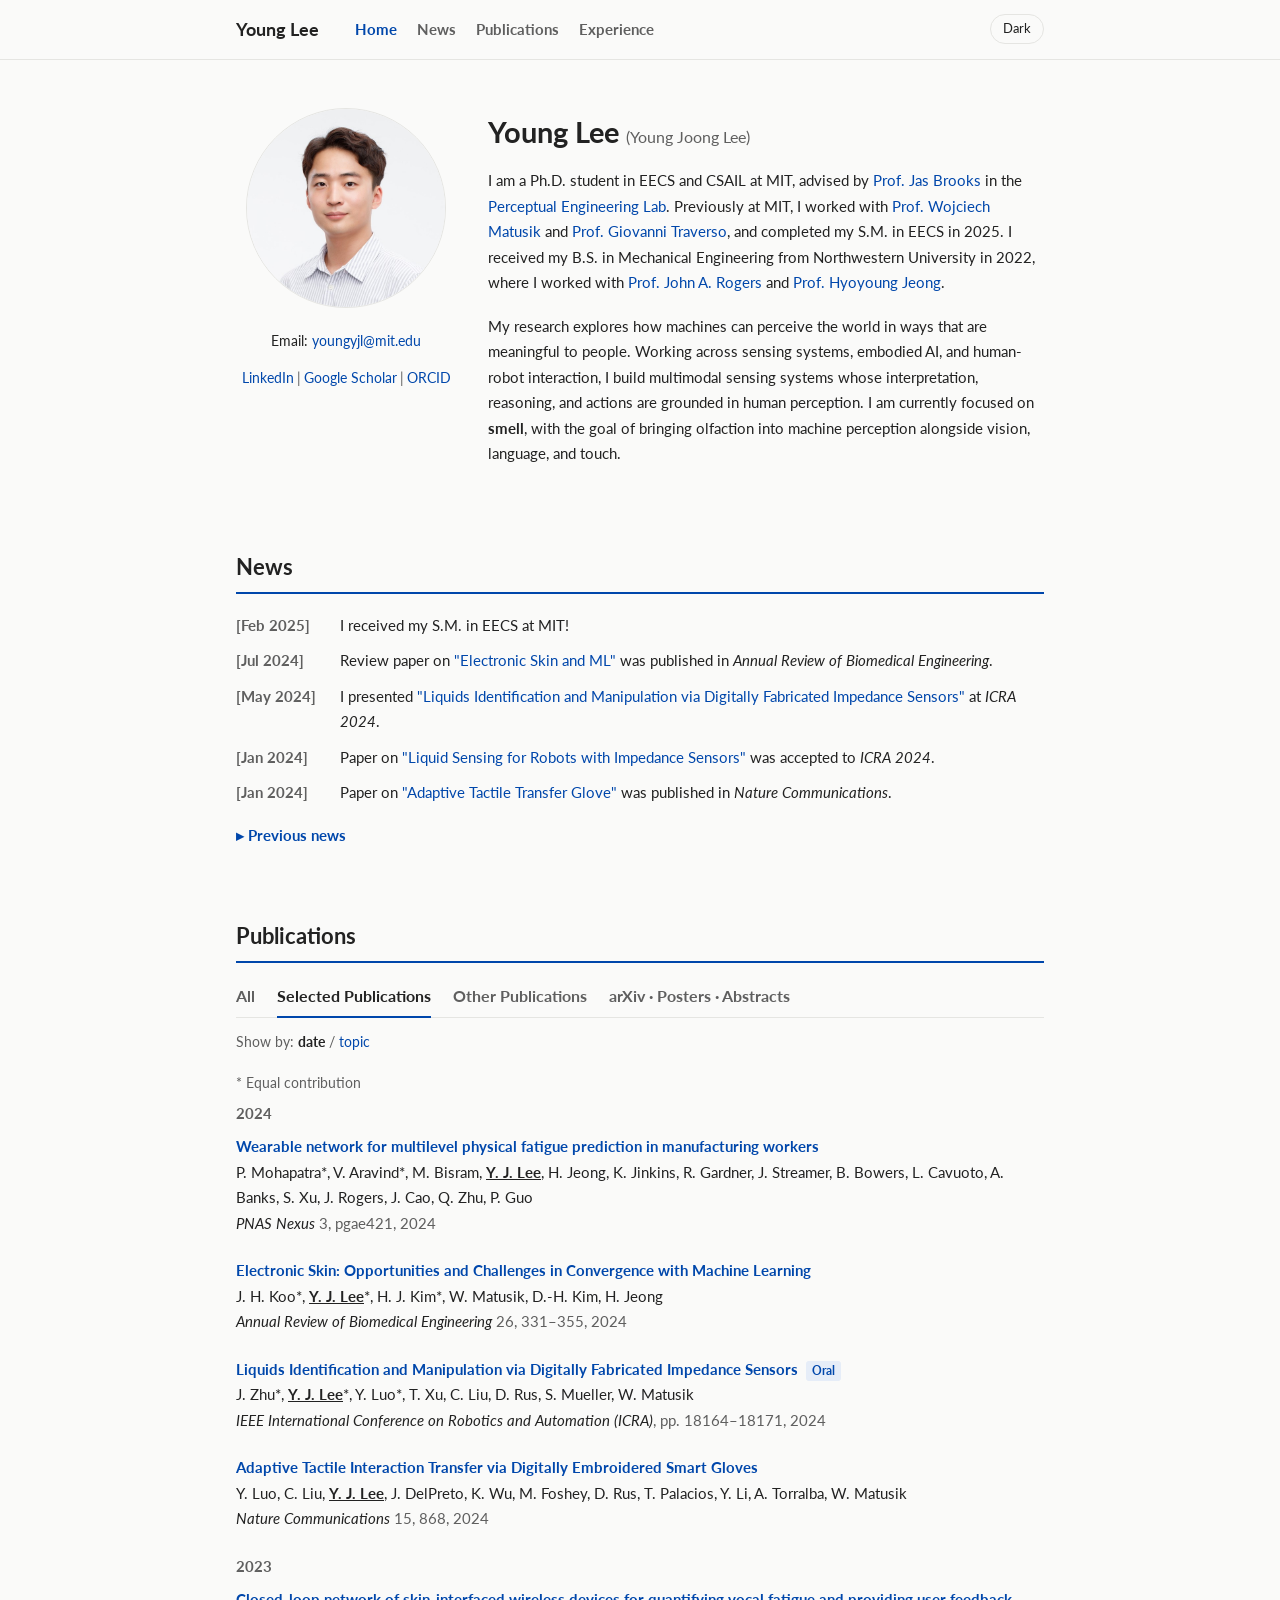
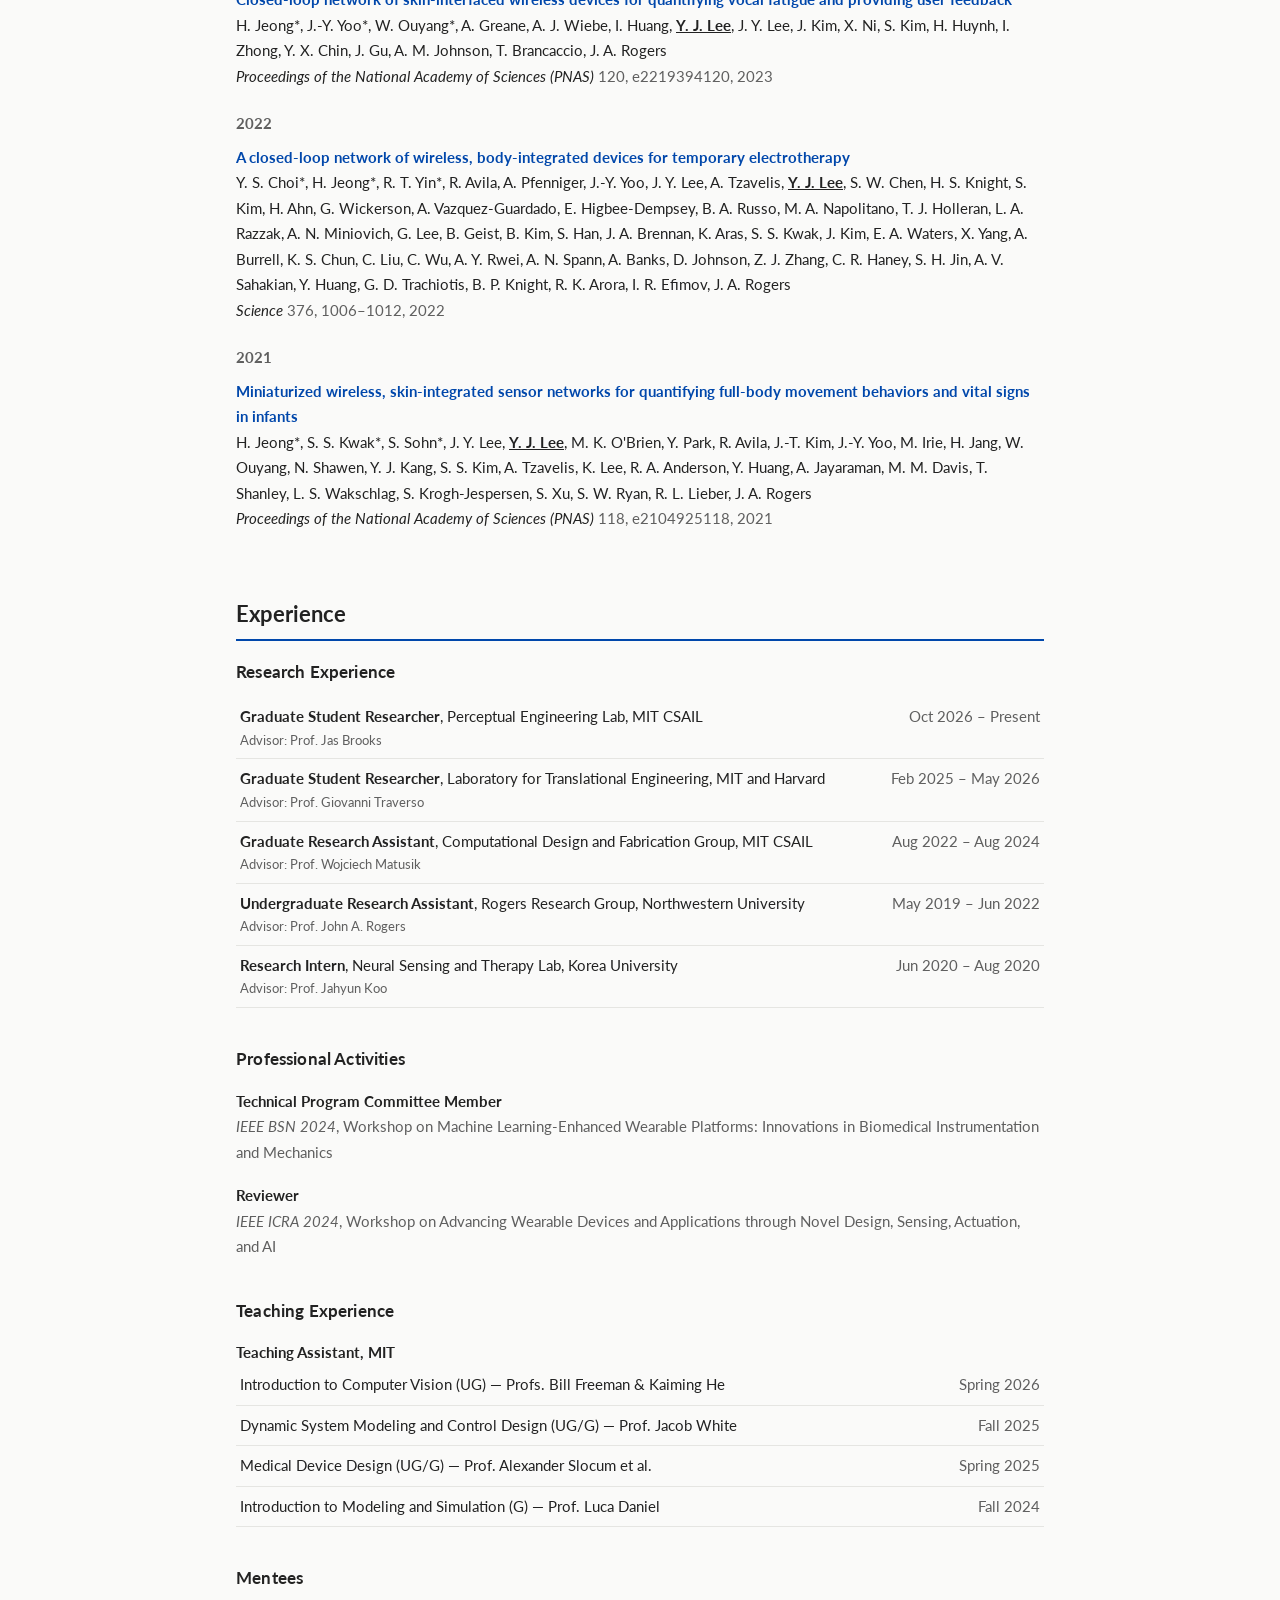
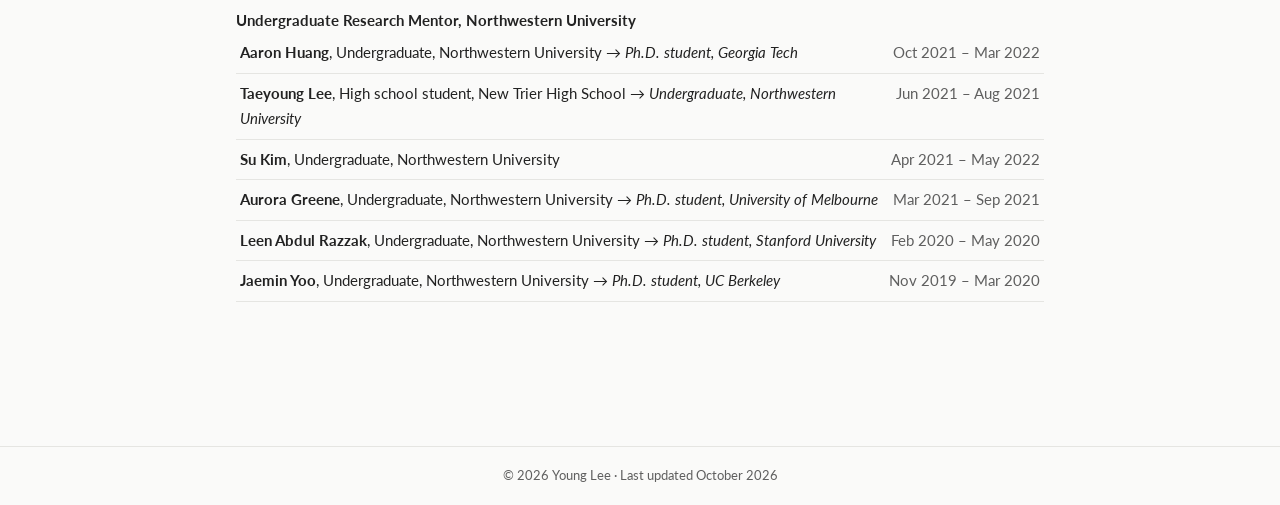
<file: index.html>
<!DOCTYPE html>
<html lang="en">
<head>
  <meta charset="utf-8">
  <meta name="viewport" content="width=device-width, initial-scale=1">
  <title>Young Lee</title>
  <meta name="description" content="Young Lee (Young Joong Lee) — Ph.D. student in EECS and CSAIL at MIT, Perceptual Engineering Lab.">
  <script>
    /* Apply the saved light/dark choice before the page paints */
    (function () { try { var t = localStorage.getItem("theme"); if (t) document.documentElement.setAttribute("data-theme", t); } catch (e) {} })();
  </script>
  <link rel="preconnect" href="https://fonts.googleapis.com">
  <link href="https://fonts.googleapis.com/css2?family=Lato:wght@400;700&display=swap" rel="stylesheet">
  <link rel="stylesheet" href="style.css">
</head>
<body>

<nav class="nav">
  <div class="nav-inner">
    <div class="nav-left">
      <a class="brand" href="index.html">Young Lee</a>
      <ul>
        <li><a class="active" href="index.html">Home</a></li>
        <li><a href="index.html#news">News</a></li>
        <li><a href="index.html#pub">Publications</a></li>
        <li><a href="experience.html">Experience</a></li>
      </ul>
    </div>
    <button class="theme-toggle" id="theme-toggle" type="button" aria-label="Toggle light and dark mode">Dark</button>
  </div>
</nav>

<main>

  <!-- ================= INTRO ================= -->
  <section id="about" class="intro">
    <div class="profile">
      <!-- Put your photo at images/headshot.jpg -->
      <img src="images/headshot.jpg" alt="Young Lee headshot">
      <p class="email">Email: <a href="mailto:youngyjl@mit.edu">youngyjl@mit.edu</a></p>
      <p class="links">
        <a href="https://www.linkedin.com/in/youngyjl" target="_blank" rel="noopener">LinkedIn</a><span>|</span><a href="https://scholar.google.com/citations?user=k8sj7VAAAAAJ&amp;hl=en" target="_blank" rel="noopener">Google Scholar</a><span>|</span><a href="https://orcid.org/0000-0002-2096-2261" target="_blank" rel="noopener">ORCID</a>
      </p>
    </div>

    <div class="bio">
      <h1>Young Lee <span class="alt-name">(Young Joong Lee)</span></h1>
      <!-- <p class="subtitle">Ph.D. Student, MIT EECS &amp; CSAIL</p> -->

      <p>
        I am a Ph.D. student in EECS and CSAIL at MIT, advised by
        <a href="https://jasbrooks.com/" target="_blank" rel="noopener">Prof. Jas Brooks</a> in the
        <a href="https://mit-pel.com" target="_blank" rel="noopener">Perceptual Engineering Lab</a>.
        Previously at MIT, I worked with
        <a href="https://cdfg.csail.mit.edu/" target="_blank" rel="noopener">Prof. Wojciech Matusik</a> and
        <a href="https://www.l4te.org/" target="_blank" rel="noopener">Prof. Giovanni Traverso</a>,
        and completed my S.M. in EECS in 2025. I received my B.S. in Mechanical Engineering from Northwestern
        University in 2022, where I worked with
        <a href="https://rogersgroup.northwestern.edu/" target="_blank" rel="noopener">Prof. John A. Rogers</a> and
        <a href="https://jeonggroup.ucdavis.edu/" target="_blank" rel="noopener">Prof. Hyoyoung Jeong</a>.
      </p>

      <p>
        My research explores how machines can perceive the world in ways that are meaningful to people.
        Working across sensing systems, embodied AI, and human-robot interaction, I build multimodal sensing
        systems whose interpretation, reasoning, and actions are grounded in human perception. I am currently
        focused on <strong>smell</strong>, with the goal of bringing olfaction into machine perception
        alongside vision, language, and touch.
      </p>
    </div>
  </section>

  <!-- ================= NEWS ================= -->
  <section id="news">
    <h2>News</h2>
    <ul class="news-list">
      <li><span class="date">[Feb 2025]</span><span>I received my S.M. in EECS at MIT!</span></li>
      <li><span class="date">[Jul 2024]</span><span>Review paper on
        <a href="https://doi.org/10.1146/annurev-bioeng-103122-032652" target="_blank" rel="noopener">"Electronic Skin and ML"</a>
        was published in <em>Annual Review of Biomedical Engineering</em>.</span></li>
      <li><span class="date">[May 2024]</span><span>I presented
        <a href="https://doi.org/10.1109/ICRA57147.2024.10610518" target="_blank" rel="noopener">"Liquids Identification and Manipulation via Digitally Fabricated Impedance Sensors"</a>
        at <em>ICRA 2024</em>.</span></li>
      <li><span class="date">[Jan 2024]</span><span>Paper on
        <a href="https://doi.org/10.1109/ICRA57147.2024.10610518" target="_blank" rel="noopener">"Liquid Sensing for Robots with Impedance Sensors"</a>
        was accepted to <em>ICRA 2024</em>.</span></li>
      <li><span class="date">[Jan 2024]</span><span>Paper on
          <a href="https://doi.org/10.1038/s41467-024-45059-8" target="_blank" rel="noopener">"Adaptive Tactile Transfer Glove"</a>
          was published in <em>Nature Communications</em>.</span></li>
    </ul>

    <details class="more-news">
      <summary>Previous news</summary>
      <ul class="news-list">
        <li><span class="date">[Feb 2023]</span><span>My previous work on
          <a href="https://doi.org/10.1073/pnas.2219394120" target="_blank" rel="noopener">"Mechanoacoustic Sensing for Vocal Fatigue Monitoring"</a>
          from Northwestern was featured on
          <a href="https://x.com/MIT_CSAIL/status/1628443216273092608?s=20" target="_blank" rel="noopener">MIT CSAIL's X</a>.</span></li>
        <li><span class="date">[Sep 2022]</span><span>I started my Ph.D. in EECS at MIT!</span></li>
      </ul>
    </details>
  </section>

  <!-- ================= PUBLICATIONS ================= -->
  <section id="pub">
    <h2>Publications</h2>

    <div class="pub-tabs" role="tablist">
      <button type="button" data-group="all">All</button>
      <button type="button" data-group="selected">Selected Publications</button>
      <button type="button" data-group="other">Other Publications</button>
      <button type="button" data-group="arxiv">arXiv · Posters · Abstracts</button>
    </div>
    <p class="pub-sort">Show by:
      <button type="button" data-sort="date">date</button> /
      <button type="button" data-sort="topic">topic</button>
    </p>
    <p class="note pub-note">* Equal contribution</p>

    <div id="pub-view"></div>

    <!-- All publications live here.
         data-group: selected | other | arxiv
         data-topic: robotics | wearable | materials
         data-year: publication year (keep entries newest first) -->
    <ol class="pubs" id="pub-data">
      <li data-group="arxiv" data-year="2025" data-topic="robotics">
        <!-- <div class="pub-thumb"><img src="images/pubs/flex-glove.png" alt="" loading="lazy" onerror="this.remove()"></div> -->
        <div class="pub-body">
        <a class="pub-title" href="https://arxiv.org/abs/2503.06349" target="_blank" rel="noopener">Fits like a Flex-Glove: Automatic Design of Personalized FPCB-Based Tactile Sensing Gloves</a>
        <span class="pub-authors">D. Murphy, Y. Li, C. Owens, L. Stanton, <span class="me">Y. J. Lee</span>, P. P. Liang, Y. Luo, A. Torralba, W. Matusik</span>
        <span class="pub-venue"><em>arXiv preprint</em> arXiv:2503.06349, 2025</span>
        </div>
      </li>
      <li data-group="selected" data-year="2024" data-topic="wearable">
        <!-- <div class="pub-thumb"><img src="images/pubs/fatigue-network.png" alt="" loading="lazy" onerror="this.remove()"></div> -->
        <div class="pub-body">
        <a class="pub-title" href="https://doi.org/10.1093/pnasnexus/pgae421" target="_blank" rel="noopener">Wearable network for multilevel physical fatigue prediction in manufacturing workers</a>
        <span class="pub-authors">P. Mohapatra*, V. Aravind*, M. Bisram, <span class="me">Y. J. Lee</span>, H. Jeong, K. Jinkins, R. Gardner, J. Streamer, B. Bowers, L. Cavuoto, A. Banks, S. Xu, J. Rogers, J. Cao, Q. Zhu, P. Guo</span>
        <span class="pub-venue"><em>PNAS Nexus</em> 3, pgae421, 2024</span>
        </div>
      </li>
      <li data-group="selected" data-year="2024" data-topic="robotics">
        <!-- <div class="pub-thumb"><img src="images/pubs/eskin-ml-review.png" alt="" loading="lazy" onerror="this.remove()"></div> -->
        <div class="pub-body">
        <a class="pub-title" href="https://doi.org/10.1146/annurev-bioeng-103122-032652" target="_blank" rel="noopener">Electronic Skin: Opportunities and Challenges in Convergence with Machine Learning</a>
        <span class="pub-authors">J. H. Koo*, <span class="me">Y. J. Lee</span>*, H. J. Kim*, W. Matusik, D.-H. Kim, H. Jeong</span>
        <span class="pub-venue"><em>Annual Review of Biomedical Engineering</em> 26, 331–355, 2024</span>
        </div>
      </li>
      <li data-group="other" data-year="2024" data-topic="robotics">
        <!-- <div class="pub-thumb"><img src="images/pubs/thermo-haptic-vr.png" alt="" loading="lazy" onerror="this.remove()"></div> -->
        <div class="pub-body">
        <a class="pub-title" href="https://doi.org/10.1073/pnas.2404007121" target="_blank" rel="noopener">A wirelessly programmable, skin-integrated thermo-haptic stimulator system for virtual reality</a>
        <span class="pub-authors">J.-H. Kim*, A. Vasquez-Guardado*, H. Luan*, J.-T. Kim*, D. S. Yang, H. Zhang, J.-K. Chang, S. Yoo, C. Park, Y. Wei, Z. Christiansen, S. Kim, R. Avila, J. U. Kim, <span class="me">Y. J. Lee</span>, H.-S. Shin, M. Zhou, S. W. Jeon, J. M. Baek, Y. Lee, S. Y. Kim, J. Lim, M. Park, H. Jeong, S. M. Won, R. Chen, Y. Huang, Y. H. Jung, J.-Y. Yoo, J. A. Rogers</span>
        <span class="pub-venue"><em>Proceedings of the National Academy of Sciences (PNAS)</em> 121, e2404007121, 2024</span>
        </div>
      </li>
      <li data-group="selected" data-year="2024" data-topic="robotics">
        <!-- <div class="pub-thumb"><img src="images/pubs/liquids-impedance.png" alt="" loading="lazy" onerror="this.remove()"></div> -->
        <div class="pub-body">
        <a class="pub-title" href="https://doi.org/10.1109/ICRA57147.2024.10610518" target="_blank" rel="noopener">Liquids Identification and Manipulation via Digitally Fabricated Impedance Sensors</a>
        <span class="tag">Oral</span>
        <span class="pub-authors">J. Zhu*, <span class="me">Y. J. Lee</span>*, Y. Luo*, T. Xu, C. Liu, D. Rus, S. Mueller, W. Matusik</span>
        <span class="pub-venue"><em>IEEE International Conference on Robotics and Automation (ICRA)</em>, pp. 18164–18171, 2024</span>
        </div>
      </li>
      <li data-group="selected" data-year="2024" data-topic="robotics">
        <!-- <div class="pub-thumb"><img src="images/pubs/tactile-glove.png" alt="" loading="lazy" onerror="this.remove()"></div> -->
        <div class="pub-body">
        <a class="pub-title" href="https://doi.org/10.1038/s41467-024-45059-8" target="_blank" rel="noopener">Adaptive Tactile Interaction Transfer via Digitally Embroidered Smart Gloves</a>
        <span class="pub-authors">Y. Luo, C. Liu, <span class="me">Y. J. Lee</span>, J. DelPreto, K. Wu, M. Foshey, D. Rus, T. Palacios, Y. Li, A. Torralba, W. Matusik</span>
        <span class="pub-venue"><em>Nature Communications</em> 15, 868, 2024</span>
        </div>
      </li>
      <li data-group="selected" data-year="2023" data-topic="wearable">
        <!-- <div class="pub-thumb"><img src="images/pubs/vocal-fatigue.png" alt="" loading="lazy" onerror="this.remove()"></div> -->
        <div class="pub-body">
        <a class="pub-title" href="https://doi.org/10.1073/pnas.2219394120" target="_blank" rel="noopener">Closed-loop network of skin-interfaced wireless devices for quantifying vocal fatigue and providing user feedback</a>
        <span class="pub-authors">H. Jeong*, J.-Y. Yoo*, W. Ouyang*, A. Greane, A. J. Wiebe, I. Huang, <span class="me">Y. J. Lee</span>, J. Y. Lee, J. Kim, X. Ni, S. Kim, H. Huynh, I. Zhong, Y. X. Chin, J. Gu, A. M. Johnson, T. Brancaccio, J. A. Rogers</span>
        <span class="pub-venue"><em>Proceedings of the National Academy of Sciences (PNAS)</em> 120, e2219394120, 2023</span>
        </div>
      </li>
      <li data-group="other" data-year="2023" data-topic="materials">
        <!-- <div class="pub-thumb"><img src="images/pubs/thermal-safety.png" alt="" loading="lazy" onerror="this.remove()"></div> -->
        <div class="pub-body">
        <a class="pub-title" href="https://doi.org/10.1038/s41467-023-36690-y" target="_blank" rel="noopener">Responsive materials and mechanisms as thermal safety systems for skin-interfaced electronic devices</a>
        <span class="pub-authors">S. Yoo*, T. Yang, M. Park, H. Jeong, <span class="me">Y. J. Lee</span>, D. Cho, J. Kim, S. S. Kwak, J. Shin, Y. Park, Y. Wang, N. Miljkovic, W. P. King, J. A. Rogers</span>
        <span class="pub-venue"><em>Nature Communications</em> 14, 1024, 2023</span>
        </div>
      </li>
      <li data-group="selected" data-year="2022" data-topic="wearable">
        <!-- <div class="pub-thumb"><img src="images/pubs/electrotherapy.png" alt="" loading="lazy" onerror="this.remove()"></div> -->
        <div class="pub-body">
        <a class="pub-title" href="https://doi.org/10.1126/science.abm1703" target="_blank" rel="noopener">A closed-loop network of wireless, body-integrated devices for temporary electrotherapy</a>
        <span class="pub-authors">Y. S. Choi*, H. Jeong*, R. T. Yin*, R. Avila, A. Pfenniger, J.-Y. Yoo, J. Y. Lee, A. Tzavelis, <span class="me">Y. J. Lee</span>, S. W. Chen, H. S. Knight, S. Kim, H. Ahn, G. Wickerson, A. Vazquez-Guardado, E. Higbee-Dempsey, B. A. Russo, M. A. Napolitano, T. J. Holleran, L. A. Razzak, A. N. Miniovich, G. Lee, B. Geist, B. Kim, S. Han, J. A. Brennan, K. Aras, S. S. Kwak, J. Kim, E. A. Waters, X. Yang, A. Burrell, K. S. Chun, C. Liu, C. Wu, A. Y. Rwei, A. N. Spann, A. Banks, D. Johnson, Z. J. Zhang, C. R. Haney, S. H. Jin, A. V. Sahakian, Y. Huang, G. D. Trachiotis, B. P. Knight, R. K. Arora, I. R. Efimov, J. A. Rogers</span>
        <span class="pub-venue"><em>Science</em> 376, 1006–1012, 2022</span>
        </div>
      </li>
      <li data-group="other" data-year="2022" data-topic="materials">
        <!-- <div class="pub-thumb"><img src="images/pubs/switchable-adhesive.png" alt="" loading="lazy" onerror="this.remove()"></div> -->
        <div class="pub-body">
        <a class="pub-title" href="https://doi.org/10.1126/sciadv.abo0537" target="_blank" rel="noopener">Thermally Switchable, Crystallizable Oil and Silicone Composite Adhesives for Wearable Devices</a>
        <span class="pub-authors">K. R. Jinkins*, S. Li*, H. Arafa, H. Jeong, <span class="me">Y. J. Lee</span>, C. Wu, E. Campisi, X. Ni, D. Cho, Y. Huang, J. A. Rogers</span>
        <span class="pub-venue"><em>Science Advances</em> 8, eabo0537, 2022</span>
        </div>
      </li>
      <li data-group="arxiv" data-year="2021" data-topic="wearable">
        <!-- <div class="pub-thumb"><img src="images/pubs/fullbody-kinematics.png" alt="" loading="lazy" onerror="this.remove()"></div> -->
        <div class="pub-body">
        <span class="pub-title">Soft, Miniaturized, and Self-adhesive Interface in Wearable Sensor Network for Systematic and Quantified Assessment of Full-Body Kinematics</span>
        <span class="tag">Oral</span>
        <span class="pub-authors"><span class="me">Y. J. Lee</span>, H. Jeong, J.-Y. Yoo, J. A. Rogers</span>
        <span class="pub-venue"><em>MRS Fall Meeting &amp; Exhibit</em> (Abstract), Virtual, 2021</span>
        </div>
      </li>
      <li data-group="selected" data-year="2021" data-topic="wearable">
        <!-- <div class="pub-thumb"><img src="images/pubs/infant-sensors.png" alt="" loading="lazy" onerror="this.remove()"></div> -->
        <div class="pub-body">
        <a class="pub-title" href="https://doi.org/10.1073/pnas.2104925118" target="_blank" rel="noopener">Miniaturized wireless, skin-integrated sensor networks for quantifying full-body movement behaviors and vital signs in infants</a>
        <span class="pub-authors">H. Jeong*, S. S. Kwak*, S. Sohn*, J. Y. Lee, <span class="me">Y. J. Lee</span>, M. K. O'Brien, Y. Park, R. Avila, J.-T. Kim, J.-Y. Yoo, M. Irie, H. Jang, W. Ouyang, N. Shawen, Y. J. Kang, S. S. Kim, A. Tzavelis, K. Lee, R. A. Anderson, Y. Huang, A. Jayaraman, M. M. Davis, T. Shanley, L. S. Wakschlag, S. Krogh-Jespersen, S. Xu, S. W. Ryan, R. L. Lieber, J. A. Rogers</span>
        <span class="pub-venue"><em>Proceedings of the National Academy of Sciences (PNAS)</em> 118, e2104925118, 2021</span>
        </div>
      </li>
      <li data-group="other" data-year="2021" data-topic="wearable">
        <!-- <div class="pub-thumb"><img src="images/pubs/cardiopulmonary.png" alt="" loading="lazy" onerror="this.remove()"></div> -->
        <div class="pub-body">
        <a class="pub-title" href="https://doi.org/10.1126/sciadv.abg3092" target="_blank" rel="noopener">Differential cardiopulmonary monitoring system for artifact-canceled physiological tracking of athletes, workers, and COVID-19 patients</a>
        <span class="pub-authors">H. Jeong*, J. Y. Lee*, K. Lee*, Y. J. Kang*, J.-T. Kim*, R. Avila, A. Tzavelis, J. Kim, H. Ryu, S. S. Kwak, J. U. Kim, A. Banks, H. Jang, J.-K. Chang, S. Li, C. K. Mummidisetty, Y. Park, S. Nappi, K. S. Chun, <span class="me">Y. J. Lee</span>, K. Kwon, X. Ni, H. Y. Chung, H. Luan, J.-H. Kim, C. Wu, S. Xu, A. Banks, A. Jayaraman, Y. Huang, J. A. Rogers</span>
        <span class="pub-venue"><em>Science Advances</em> 7, eabg3092, 2021</span>
        </div>
      </li>
      <li data-group="other" data-year="2020" data-topic="materials">
        <!-- <div class="pub-thumb"><img src="images/pubs/bioresorbable-stimulator.png" alt="" loading="lazy" onerror="this.remove()"></div> -->
        <div class="pub-body">
        <a class="pub-title" href="https://doi.org/10.1038/s41467-020-19660-6" target="_blank" rel="noopener">Stretchable, dynamic covalent polymers for soft, long-lived bioresorbable electronic stimulators designed to facilitate neuromuscular regeneration</a>
        <span class="pub-authors">Y. S. Choi*, Y.-Y. Hsueh*, J. Koo*, Q. Yang*, R. Avila, Z. Xie, G. Lee, Z. Ning, C. Liu, Y. Xu, <span class="me">Y. J. Lee</span>, W. Zhao, J. Fang, Y. Deng, S. M. Lee, A. Vazquez-Guardado, I. Stepien, Y. Yan, J. W. Song, C. Haney, Y. S. Oh, W. Liu, H.-J. Yoon, A. Banks, M. R. MacEwan, G. A. Ameer, W. Z. Ray, Y. Huang, T. Xie, C. K. Franz, S. Li, J. A. Rogers</span>
        <span class="pub-venue"><em>Nature Communications</em> 11, 5590, 2020</span>
        </div>
      </li>
      <li data-group="other" data-year="2020" data-topic="materials">
        <!-- <div class="pub-thumb"><img src="images/pubs/polyanhydrides.png" alt="" loading="lazy" onerror="this.remove()"></div> -->
        <div class="pub-body">
        <a class="pub-title" href="https://doi.org/10.1002/adfm.202000941" target="_blank" rel="noopener">Biodegradable Polyanhydrides as Encapsulation Layers for Transient Electronics</a>
        <span class="pub-authors">Y. S. Choi*, J. Koo*, <span class="me">Y. J. Lee</span>, G. Lee, R. Avila, H. Ying, J. Reeder, L. Hambitzer, K. Im, J. Kim, K.-M. Lee, J. Cheng, Y. Huang, S.-K. Kang, J. A. Rogers</span>
        <span class="pub-venue"><em>Advanced Functional Materials</em> 30, 2000941, 2020</span>
        </div>
      </li>
    </ol>
  </section>

  <!-- EXPERIENCE-START -->
  <section id="experience">
    <h2>Experience</h2>

    <h3>Research Experience</h3>
    <table class="teach research">
      <tr><td><strong>Graduate Student Researcher</strong>, Perceptual Engineering Lab, MIT CSAIL<span class="advisor">Advisor: Prof. Jas Brooks</span></td><td class="when">Oct 2026 – Present</td></tr>
      <tr><td><strong>Graduate Student Researcher</strong>, Laboratory for Translational Engineering, MIT and Harvard<span class="advisor">Advisor: Prof. Giovanni Traverso</span></td><td class="when">Feb 2025 – May 2026</td></tr>
      <tr><td><strong>Graduate Research Assistant</strong>, Computational Design and Fabrication Group, MIT CSAIL<span class="advisor">Advisor: Prof. Wojciech Matusik</span></td><td class="when">Aug 2022 – Aug 2024</td></tr>
      <tr><td><strong>Undergraduate Research Assistant</strong>, Rogers Research Group, Northwestern University<span class="advisor">Advisor: Prof. John A. Rogers</span></td><td class="when">May 2019 – Jun 2022</td></tr>
      <tr><td><strong>Research Intern</strong>, Neural Sensing and Therapy Lab, Korea University<span class="advisor">Advisor: Prof. Jahyun Koo</span></td><td class="when">Jun 2020 – Aug 2020</td></tr>
    </table>

    <h3>Professional Activities</h3>
    <div class="entry">
      <span class="role">Technical Program Committee Member</span>
    </div>
    <p class="entry-sub"><em>IEEE BSN 2024</em>, Workshop on Machine Learning-Enhanced Wearable Platforms: Innovations in Biomedical Instrumentation and Mechanics</p>

    <div class="entry">
      <span class="role">Reviewer</span>
    </div>
    <p class="entry-sub"><em>IEEE ICRA 2024</em>, Workshop on Advancing Wearable Devices and Applications through Novel Design, Sensing, Actuation, and AI</p>

    <h3>Teaching Experience</h3>
    <div class="entry">
      <span class="role">Teaching Assistant, MIT</span>
    </div>
    <table class="teach">
      <tr><td>Introduction to Computer Vision (UG) — Profs. Bill Freeman &amp; Kaiming He</td><td class="when">Spring 2026</td></tr>
      <tr><td>Dynamic System Modeling and Control Design (UG/G) — Prof. Jacob White</td><td class="when">Fall 2025</td></tr>
      <tr><td>Medical Device Design (UG/G) — Prof. Alexander Slocum et al.</td><td class="when">Spring 2025</td></tr>
      <tr><td>Introduction to Modeling and Simulation (G) — Prof. Luca Daniel</td><td class="when">Fall 2024</td></tr>
    </table>

    <h3>Mentees</h3>
    <div class="entry">
      <span class="role">Undergraduate Research Mentor, Northwestern University</span>
    </div>
    <table class="teach">
      <tr><td><strong>Aaron Huang</strong>, Undergraduate, Northwestern University → <em>Ph.D. student, Georgia Tech</em></td><td class="when">Oct 2021 – Mar 2022</td></tr>
      <tr><td><strong>Taeyoung Lee</strong>, High school student, New Trier High School → <em>Undergraduate, Northwestern University</em></td><td class="when">Jun 2021 – Aug 2021</td></tr>
      <tr><td><strong>Su Kim</strong>, Undergraduate, Northwestern University</td><td class="when">Apr 2021 – May 2022</td></tr>
      <tr><td><strong>Aurora Greene</strong>, Undergraduate, Northwestern University → <em>Ph.D. student, University of Melbourne</em></td><td class="when">Mar 2021 – Sep 2021</td></tr>
      <tr><td><strong>Leen Abdul Razzak</strong>, Undergraduate, Northwestern University → <em>Ph.D. student, Stanford University</em></td><td class="when">Feb 2020 – May 2020</td></tr>
      <tr><td><strong>Jaemin Yoo</strong>, Undergraduate, Northwestern University → <em>Ph.D. student, UC Berkeley</em></td><td class="when">Nov 2019 – Mar 2020</td></tr>
    </table>
  </section>
  <!-- EXPERIENCE-END -->

</main>

<footer>© 2026 Young Lee · Last updated October 2026</footer>

<script>
  /* Light / dark toggle */
  (function () {
    var root = document.documentElement, btn = document.getElementById("theme-toggle");
    function current() {
      var t = root.getAttribute("data-theme");
      if (t) return t;
      return window.matchMedia && window.matchMedia("(prefers-color-scheme: dark)").matches ? "dark" : "light";
    }
    function label() { btn.textContent = current() === "dark" ? "Light" : "Dark"; }
    btn.addEventListener("click", function () {
      var next = current() === "dark" ? "light" : "dark";
      root.setAttribute("data-theme", next);
      try { localStorage.setItem("theme", next); } catch (e) {}
      label();
    });
    label();
  })();
</script>

<script>
  /* Publications: group tabs + sort by date / topic */
  (function () {
    var data = document.getElementById("pub-data"), view = document.getElementById("pub-view");
    if (!data || !view) return;
    var items = Array.prototype.slice.call(data.children);
    var topics = [
      ["robotics", "Robotic Perception, Tactile Sensing & Haptics"],
      ["wearable", "Wearable Sensor Networks for Continuous Monitoring"],
      ["materials", "Materials for Bio-Integrated Electronics"]
    ];
    var state = { group: "selected", sort: "date" };
    data.hidden = true;

    function block(title, list) {
      if (!list.length) return;
      var h = document.createElement("h4"); h.className = "pub-heading"; h.textContent = title; view.appendChild(h);
      var ol = document.createElement("ol"); ol.className = "pubs";
      list.forEach(function (li) { ol.appendChild(li.cloneNode(true)); });
      view.appendChild(ol);
    }
    function render() {
      view.innerHTML = "";
      var list = items.filter(function (li) { return state.group === "all" || li.dataset.group === state.group; });
      if (state.sort === "date") {
        var years = [];
        list.forEach(function (li) { if (years.indexOf(li.dataset.year) < 0) years.push(li.dataset.year); });
        years.forEach(function (y) { block(y, list.filter(function (li) { return li.dataset.year === y; })); });
      } else {
        topics.forEach(function (t) { block(t[1], list.filter(function (li) { return li.dataset.topic === t[0]; })); });
      }
      document.querySelectorAll(".pub-tabs button").forEach(function (b) {
        var on = b.dataset.group === state.group;
        b.classList.toggle("active", on); b.setAttribute("aria-selected", on);
      });
      document.querySelectorAll(".pub-sort button").forEach(function (b) {
        b.classList.toggle("active", b.dataset.sort === state.sort);
      });
    }
    document.querySelectorAll(".pub-tabs button").forEach(function (b) {
      b.addEventListener("click", function () { state.group = b.dataset.group; render(); });
    });
    document.querySelectorAll(".pub-sort button").forEach(function (b) {
      b.addEventListener("click", function () { state.sort = b.dataset.sort; render(); });
    });
    render();
  })();
</script>

<a href="#top" class="to-top" id="to-top" aria-label="Back to top">↑ Top</a>
<script>
  /* Back-to-top button: appears after scrolling down */
  (function () {
    var btn = document.getElementById("to-top");
    function update() { btn.classList.toggle("show", window.scrollY > 400); }
    window.addEventListener("scroll", update, { passive: true });
    btn.addEventListener("click", function (e) { e.preventDefault(); window.scrollTo({ top: 0, behavior: "smooth" }); });
    update();
  })();
</script>

</body>
</html>
</file>
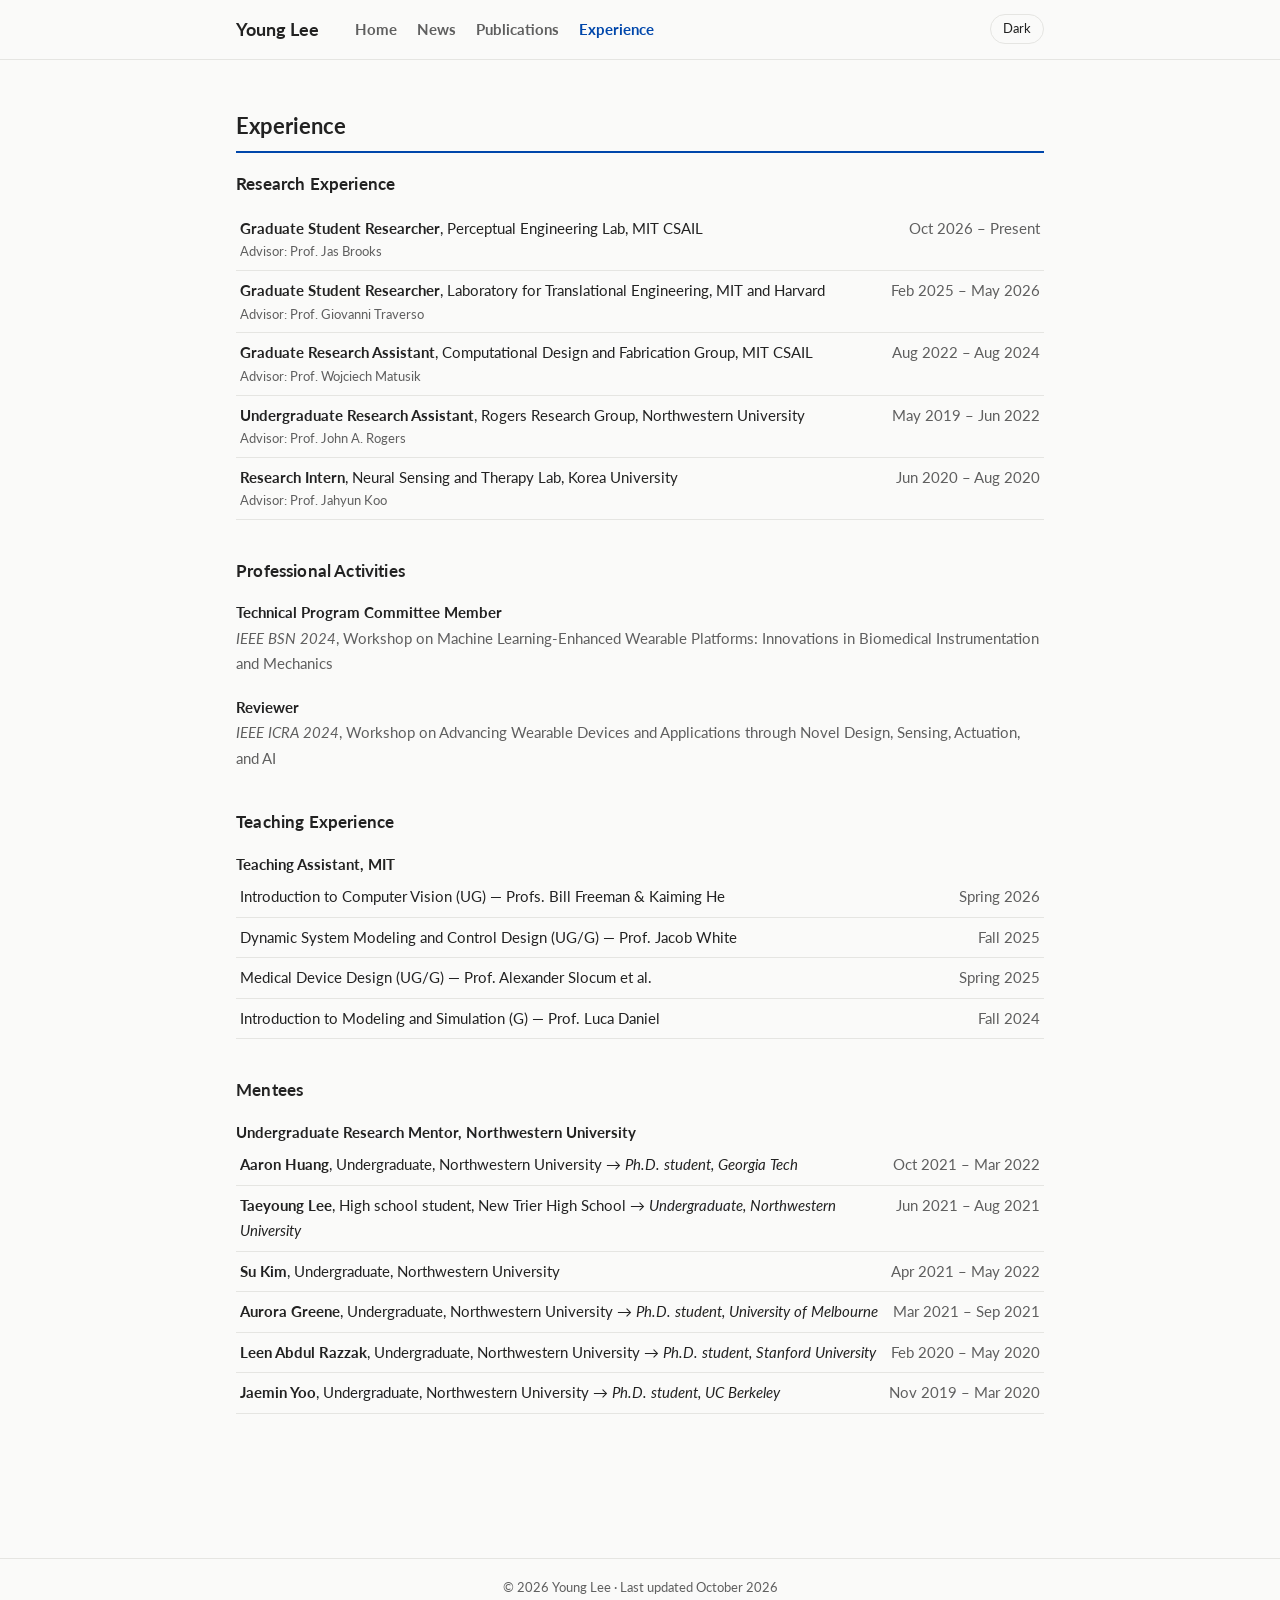
<file: experience.html>
<!DOCTYPE html>
<html lang="en">
<head>
  <meta charset="utf-8">
  <meta name="viewport" content="width=device-width, initial-scale=1">
  <title>Experience | Young Lee</title>
  <meta name="description" content="Young Lee (Young Joong Lee) — Ph.D. student in EECS and CSAIL at MIT, Perceptual Engineering Lab.">
  <script>
    /* Apply the saved light/dark choice before the page paints */
    (function () { try { var t = localStorage.getItem("theme"); if (t) document.documentElement.setAttribute("data-theme", t); } catch (e) {} })();
  </script>
  <link rel="preconnect" href="https://fonts.googleapis.com">
  <link href="https://fonts.googleapis.com/css2?family=Lato:wght@400;700&display=swap" rel="stylesheet">
  <link rel="stylesheet" href="style.css">
</head>
<body>

<nav class="nav">
  <div class="nav-inner">
    <div class="nav-left">
      <a class="brand" href="index.html">Young Lee</a>
      <ul>
        <li><a href="index.html">Home</a></li>
        <li><a href="index.html#news">News</a></li>
        <li><a href="index.html#pub">Publications</a></li>
        <li><a class="active" href="experience.html">Experience</a></li>
      </ul>
    </div>
    <button class="theme-toggle" id="theme-toggle" type="button" aria-label="Toggle light and dark mode">Dark</button>
  </div>
</nav>

<main>

  <section id="experience">
    <h2>Experience</h2>

    <h3>Research Experience</h3>
    <table class="teach research">
      <tr><td><strong>Graduate Student Researcher</strong>, Perceptual Engineering Lab, MIT CSAIL<span class="advisor">Advisor: Prof. Jas Brooks</span></td><td class="when">Oct 2026 – Present</td></tr>
      <tr><td><strong>Graduate Student Researcher</strong>, Laboratory for Translational Engineering, MIT and Harvard<span class="advisor">Advisor: Prof. Giovanni Traverso</span></td><td class="when">Feb 2025 – May 2026</td></tr>
      <tr><td><strong>Graduate Research Assistant</strong>, Computational Design and Fabrication Group, MIT CSAIL<span class="advisor">Advisor: Prof. Wojciech Matusik</span></td><td class="when">Aug 2022 – Aug 2024</td></tr>
      <tr><td><strong>Undergraduate Research Assistant</strong>, Rogers Research Group, Northwestern University<span class="advisor">Advisor: Prof. John A. Rogers</span></td><td class="when">May 2019 – Jun 2022</td></tr>
      <tr><td><strong>Research Intern</strong>, Neural Sensing and Therapy Lab, Korea University<span class="advisor">Advisor: Prof. Jahyun Koo</span></td><td class="when">Jun 2020 – Aug 2020</td></tr>
    </table>

    <h3>Professional Activities</h3>
    <div class="entry">
      <span class="role">Technical Program Committee Member</span>
    </div>
    <p class="entry-sub"><em>IEEE BSN 2024</em>, Workshop on Machine Learning-Enhanced Wearable Platforms: Innovations in Biomedical Instrumentation and Mechanics</p>

    <div class="entry">
      <span class="role">Reviewer</span>
    </div>
    <p class="entry-sub"><em>IEEE ICRA 2024</em>, Workshop on Advancing Wearable Devices and Applications through Novel Design, Sensing, Actuation, and AI</p>

    <h3>Teaching Experience</h3>
    <div class="entry">
      <span class="role">Teaching Assistant, MIT</span>
    </div>
    <table class="teach">
      <tr><td>Introduction to Computer Vision (UG) — Profs. Bill Freeman &amp; Kaiming He</td><td class="when">Spring 2026</td></tr>
      <tr><td>Dynamic System Modeling and Control Design (UG/G) — Prof. Jacob White</td><td class="when">Fall 2025</td></tr>
      <tr><td>Medical Device Design (UG/G) — Prof. Alexander Slocum et al.</td><td class="when">Spring 2025</td></tr>
      <tr><td>Introduction to Modeling and Simulation (G) — Prof. Luca Daniel</td><td class="when">Fall 2024</td></tr>
    </table>

    <h3>Mentees</h3>
    <div class="entry">
      <span class="role">Undergraduate Research Mentor, Northwestern University</span>
    </div>
    <table class="teach">
      <tr><td><strong>Aaron Huang</strong>, Undergraduate, Northwestern University → <em>Ph.D. student, Georgia Tech</em></td><td class="when">Oct 2021 – Mar 2022</td></tr>
      <tr><td><strong>Taeyoung Lee</strong>, High school student, New Trier High School → <em>Undergraduate, Northwestern University</em></td><td class="when">Jun 2021 – Aug 2021</td></tr>
      <tr><td><strong>Su Kim</strong>, Undergraduate, Northwestern University</td><td class="when">Apr 2021 – May 2022</td></tr>
      <tr><td><strong>Aurora Greene</strong>, Undergraduate, Northwestern University → <em>Ph.D. student, University of Melbourne</em></td><td class="when">Mar 2021 – Sep 2021</td></tr>
      <tr><td><strong>Leen Abdul Razzak</strong>, Undergraduate, Northwestern University → <em>Ph.D. student, Stanford University</em></td><td class="when">Feb 2020 – May 2020</td></tr>
      <tr><td><strong>Jaemin Yoo</strong>, Undergraduate, Northwestern University → <em>Ph.D. student, UC Berkeley</em></td><td class="when">Nov 2019 – Mar 2020</td></tr>
    </table>
  </section>
  
</main>

<footer>© 2026 Young Lee · Last updated October 2026</footer>

<script>
  /* Light / dark toggle */
  (function () {
    var root = document.documentElement, btn = document.getElementById("theme-toggle");
    function current() {
      var t = root.getAttribute("data-theme");
      if (t) return t;
      return window.matchMedia && window.matchMedia("(prefers-color-scheme: dark)").matches ? "dark" : "light";
    }
    function label() { btn.textContent = current() === "dark" ? "Light" : "Dark"; }
    btn.addEventListener("click", function () {
      var next = current() === "dark" ? "light" : "dark";
      root.setAttribute("data-theme", next);
      try { localStorage.setItem("theme", next); } catch (e) {}
      label();
    });
    label();
  })();
</script>

<a href="#top" class="to-top" id="to-top" aria-label="Back to top">↑ Top</a>
<script>
  /* Back-to-top button: appears after scrolling down */
  (function () {
    var btn = document.getElementById("to-top");
    function update() { btn.classList.toggle("show", window.scrollY > 400); }
    window.addEventListener("scroll", update, { passive: true });
    btn.addEventListener("click", function (e) { e.preventDefault(); window.scrollTo({ top: 0, behavior: "smooth" }); });
    update();
  })();
</script>

</body>
</html>
</file>
<file: style.css>
/* ===== Young Joong Lee — personal site ===== */

/* Light theme (warm white) */
:root {
  color-scheme: light;
  --bg: #fafaf9;
  --text: #222222;
  --muted: #5f5f5f;
  --accent: #0047ab;        /* cobalt blue */
  --accent-soft: #e6edf8;
  --rule: #e5e5e2;
  --nav-bg: #fafaf9;
  --max: 840px;
}

/* Dark theme (dark gray) — follows the system setting unless the visitor picks light */
@media (prefers-color-scheme: dark) {
  :root:not([data-theme="light"]) {
    color-scheme: dark;
    --bg: #1f2023;
    --text: #e6e6e6;
    --muted: #a3a6ab;
    --accent: #8db4ff;      /* cobalt, lightened for contrast on dark gray */
    --accent-soft: #2a3550;
    --rule: #36383d;
    --nav-bg: #1f2023;
  }
}
/* Dark theme when chosen with the toggle */
:root[data-theme="dark"] {
  color-scheme: dark;
  --bg: #1f2023;
  --text: #e6e6e6;
  --muted: #a3a6ab;
  --accent: #8db4ff;
  --accent-soft: #2a3550;
  --rule: #36383d;
  --nav-bg: #1f2023;
}

* { box-sizing: border-box; }

html { scroll-behavior: smooth; font-size: 15px; }

body {
  margin: 0;
  background: var(--bg);
  color: var(--text);
  font-family: "Lato", "Helvetica Neue", Arial, sans-serif;
  font-size: 1rem;
  line-height: 1.7;
  transition: background 0.2s, color 0.2s;
}

a { color: var(--accent); text-decoration: none; }
a:hover { text-decoration: underline; }

/* ---------- Navigation ---------- */
.nav {
  position: sticky;
  top: 0;
  z-index: 10;
  background: var(--nav-bg);
  border-bottom: 1px solid var(--rule);
}
.nav-inner {
  max-width: var(--max);
  margin: 0 auto;
  padding: 14px 16px;
  display: flex;
  align-items: center;
  justify-content: space-between;
  flex-wrap: wrap;
  gap: 8px;
}
.nav .brand {
  font-weight: 700;
  font-size: 1.2rem;
  color: var(--text);
}
.nav-left { display: flex; align-items: center; gap: 8px 36px; flex-wrap: wrap; }
.nav ul {
  list-style: none;
  margin: 0;
  padding: 0;
  display: flex;
  flex-wrap: wrap;
  gap: 20px;
}
.nav ul a { color: var(--muted); font-weight: 700; }
.nav ul a:hover, .nav ul a.active { color: var(--accent); text-decoration: none; }

.theme-toggle {
  background: none;
  border: 1px solid var(--rule);
  border-radius: 999px;
  color: var(--text);
  font: inherit;
  font-size: 0.85rem;
  padding: 3px 12px;
  cursor: pointer;
}
.theme-toggle:hover { border-color: var(--accent); color: var(--accent); }

/* ---------- Layout ---------- */
main {
  max-width: var(--max);
  margin: 0 auto;
  padding: 48px 16px 80px;
}

section { margin-bottom: 64px; scroll-margin-top: 80px; }

h2 {
  font-size: 1.45rem;
  margin: 0 0 14px;
  padding-bottom: 6px;
  border-bottom: 2px solid var(--accent);
}
h3 {
  font-size: 1.15rem;
  margin: 40px 0 14px;
  color: var(--text);
  letter-spacing: 0.01em;
  line-height: 1.3;
}
h2 + h3, h2 + .note + h3 { margin-top: 20px; }

/* ---------- Intro / profile ---------- */
.intro {
  display: grid;
  grid-template-columns: clamp(120px, 26vw, 220px) 1fr;
  gap: clamp(16px, 3.5vw, 32px);
  align-items: start;
}
.profile { text-align: center; }
.profile img {
  width: 100%;
  max-width: 200px;
  height: auto;
  aspect-ratio: 1 / 1;
  object-fit: cover;
  border-radius: 50%;
  border: 1px solid var(--rule);
  background: var(--accent-soft);
}
.profile .email { margin: 14px 0 6px; font-size: 0.95rem; word-break: break-all; }
.profile .links { font-size: 0.9rem; }
.profile .links a { white-space: nowrap; }
.profile .links span { color: var(--muted); margin: 0 3px; }

.bio h1 { margin: 0 0 12px; font-size: 1.9rem; }
.bio h1 .alt-name { font-size: 1.05rem; font-weight: 400; color: var(--muted); white-space: nowrap; }
.bio .subtitle { margin: 0 0 16px; color: var(--muted); }
.bio p { margin: 0 0 18px; }

/* ---------- News ---------- */
.news-list { list-style: none; padding: 0; margin: 0; }
.news-list li { padding: 5px 0; display: flex; gap: 12px; }
.news-list .date {
  flex: 0 0 92px;
  font-weight: 700;
  color: var(--muted);
  font-variant-numeric: tabular-nums;
}
details.more-news { margin-top: 6px; }
details.more-news summary {
  cursor: pointer;
  color: var(--accent);
  font-weight: 700;
  padding: 6px 0;
  list-style: none;
}
details.more-news summary::-webkit-details-marker { display: none; }
details.more-news summary::before { content: "▸ "; }
details.more-news[open] summary::before { content: "▾ "; }

/* ---------- Publications ---------- */
.pub-tabs {
  display: flex;
  flex-wrap: wrap;
  gap: 4px 22px;
  border-bottom: 1px solid var(--rule);
  margin: 6px 0 12px;
}
.pub-tabs button {
  background: none;
  border: none;
  border-bottom: 2px solid transparent;
  margin-bottom: -1px;
  padding: 6px 0;
  font: inherit;
  font-size: 1.05rem;
  font-weight: 700;
  color: var(--muted);
  cursor: pointer;
}
.pub-tabs button:hover { color: var(--text); }
.pub-tabs button.active { color: var(--text); border-bottom-color: var(--accent); }

.pub-sort { margin: 0 0 18px; color: var(--muted); font-size: 0.95rem; }
.pub-sort button {
  background: none;
  border: none;
  padding: 0;
  font: inherit;
  color: var(--accent);
  cursor: pointer;
}
.pub-sort button:hover { text-decoration: underline; }
.pub-sort button.active { font-weight: 700; color: var(--text); }
.pub-note { margin: 0 0 2px; }
#pub-view > h4.pub-heading:first-child { margin-top: 6px; }

h4.pub-heading {
  font-size: 1rem;
  color: var(--muted);
  margin: 22px 0 8px;
}
ol.pubs { list-style: none; padding: 0; margin: 0; }
ol.pubs li {
  display: flex;
  gap: 18px;
  align-items: flex-start;
  margin-bottom: 22px;
}
.pub-thumb {
  flex: 0 0 200px;
  height: 160px;
  border-radius: 6px;
  overflow: hidden;
  background: var(--accent-soft);
  border: 1px solid var(--rule);
}
.pub-thumb img { width: 100%; height: 100%; object-fit: cover; display: block; }
.pub-thumb:empty { border-style: dashed; }
.pub-body { flex: 1; min-width: 0; }
.pub-title { font-weight: 700; }
.pub-authors { display: block; }
.pub-venue { display: block; color: var(--muted); }
.pub-venue em { color: var(--text); }
.me { font-weight: 700; text-decoration: underline; }
.tag {
  display: inline-block;
  font-size: 0.78rem;
  font-weight: 700;
  color: var(--accent);
  background: var(--accent-soft);
  border-radius: 3px;
  padding: 0 6px;
  margin-left: 4px;
}
.note { color: var(--muted); font-size: 0.9rem; }

/* ---------- Experience ---------- */
.entry {
  display: flex;
  justify-content: space-between;
  gap: 16px;
  flex-wrap: wrap;
  margin-top: 18px;
}
.entry .role { font-weight: 700; }
.entry .when { color: var(--muted); white-space: nowrap; font-variant-numeric: tabular-nums; }
.entry-sub { color: var(--muted); margin: 0; }
.entry-desc { margin: 4px 0 0; padding-left: 1.2em; }

table.teach { width: 100%; border-collapse: collapse; }
table.teach td { padding: 7px 4px; border-bottom: 1px solid var(--rule); vertical-align: top; }
table.teach.research .advisor { display: block; font-size: 0.85rem; color: var(--muted); }
table.teach td.when { color: var(--muted); white-space: nowrap; text-align: right; width: 120px; }

/* ---------- Back to top ---------- */
.to-top {
  position: fixed;
  right: 20px;
  bottom: 20px;
  z-index: 20;
  padding: 8px 14px;
  border-radius: 999px;
  background: var(--accent);
  color: var(--bg);
  font-size: 0.9rem;
  font-weight: 700;
  box-shadow: 0 2px 8px rgba(0, 0, 0, 0.18);
  opacity: 0;
  pointer-events: none;
  transform: translateY(8px);
  transition: opacity 0.2s, transform 0.2s;
}
.to-top.show { opacity: 1; pointer-events: auto; transform: none; }
.to-top:hover { text-decoration: none; filter: brightness(1.1); }

/* ---------- Footer ---------- */
footer {
  border-top: 1px solid var(--rule);
  text-align: center;
  color: var(--muted);
  font-size: 0.85rem;
  padding: 18px 16px;
}

/* ---------- Very narrow screens: stack the intro ---------- */
@media (max-width: 460px) {
  .intro { grid-template-columns: 1fr; gap: 18px; }
  .profile img { max-width: 170px; }
  .bio h1 { text-align: center; }
}

/* ---------- Mobile ---------- */
@media (max-width: 720px) {
  .bio h1 { font-size: 1.6rem; }
  .bio h1 .alt-name { display: block; font-size: 0.95rem; margin-top: 2px; }
  .profile .email, .profile .links { font-size: 0.85rem; }
  .profile .email { word-break: normal; }
  .profile .email a { display: block; }
  .profile .links { display: flex; flex-direction: column; gap: 2px; }
  .profile .links span { display: none; }
  .news-list li { flex-direction: column; gap: 0; }
  .news-list .date { flex: none; }
  table.teach td.when { width: auto; }
  ol.pubs li { flex-direction: column; gap: 8px; }
  .pub-thumb { flex: none; width: 200px; height: 160px; }
}
</file>
